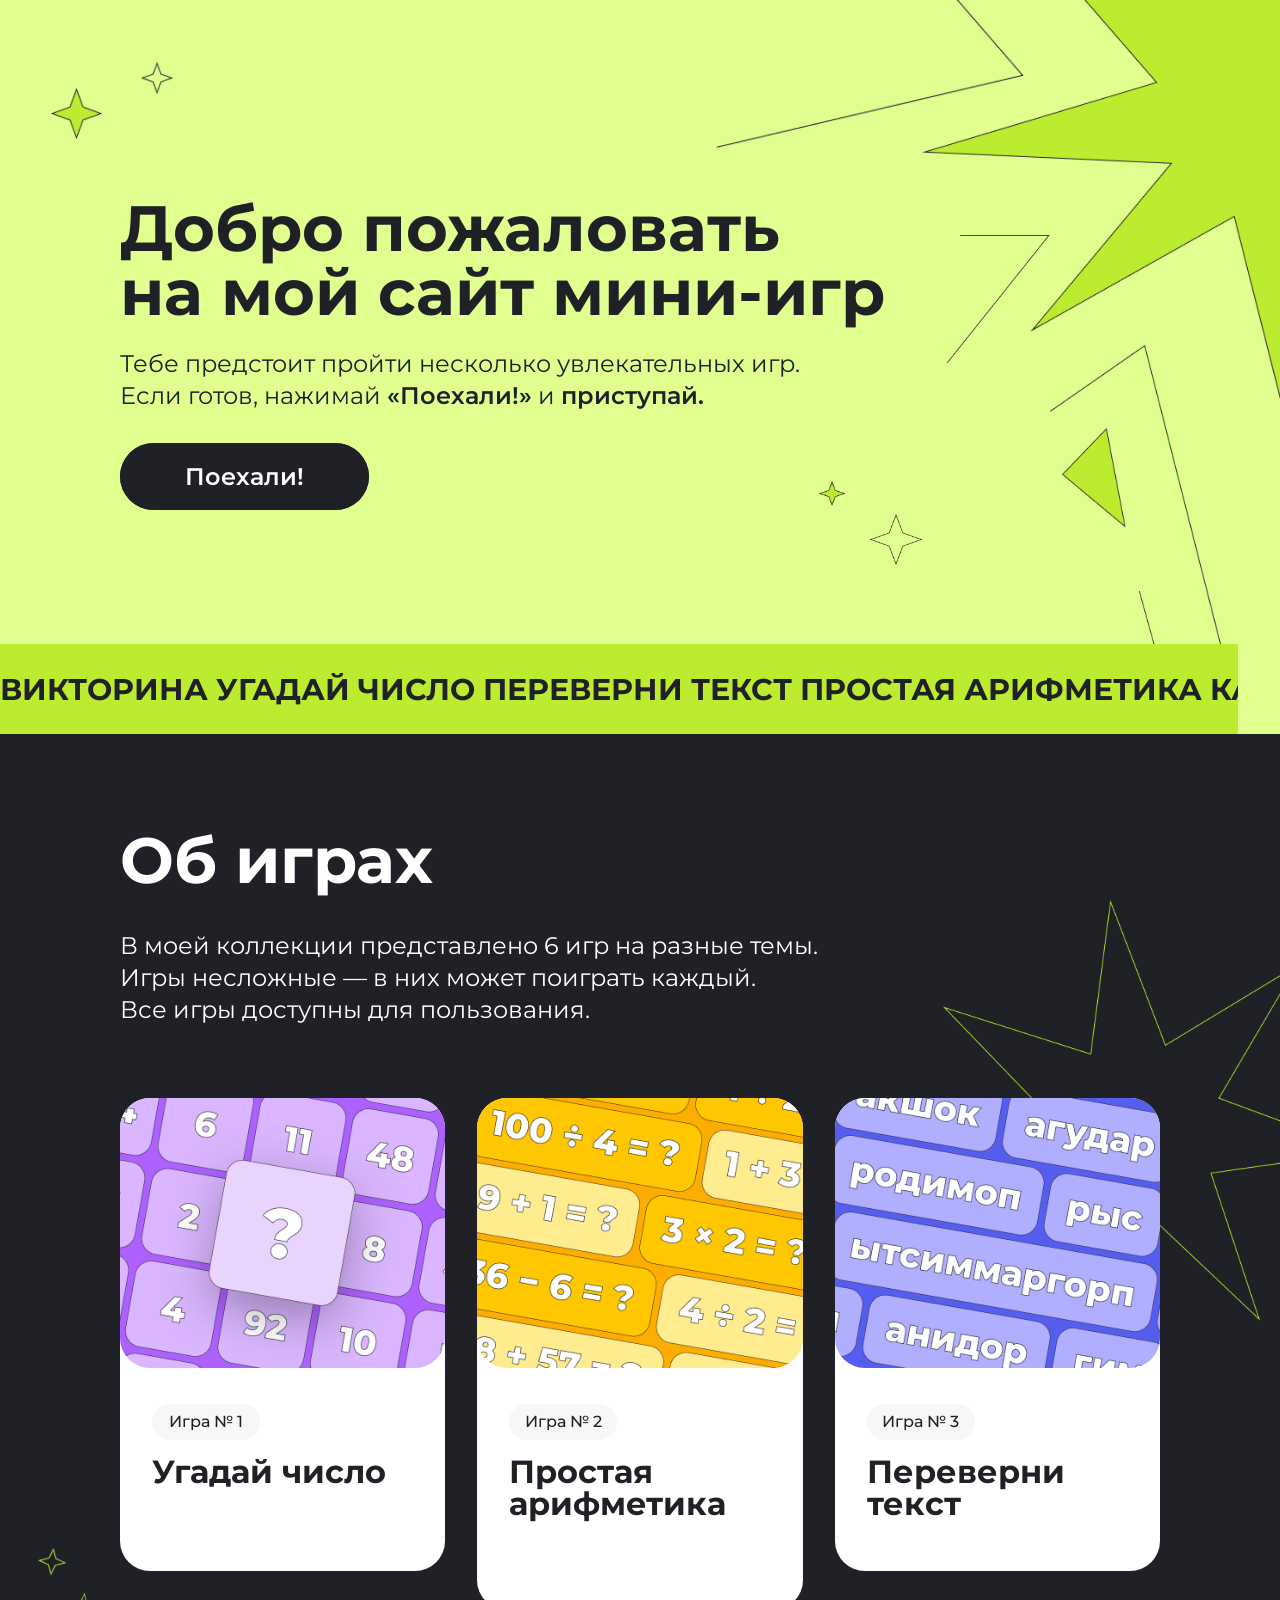
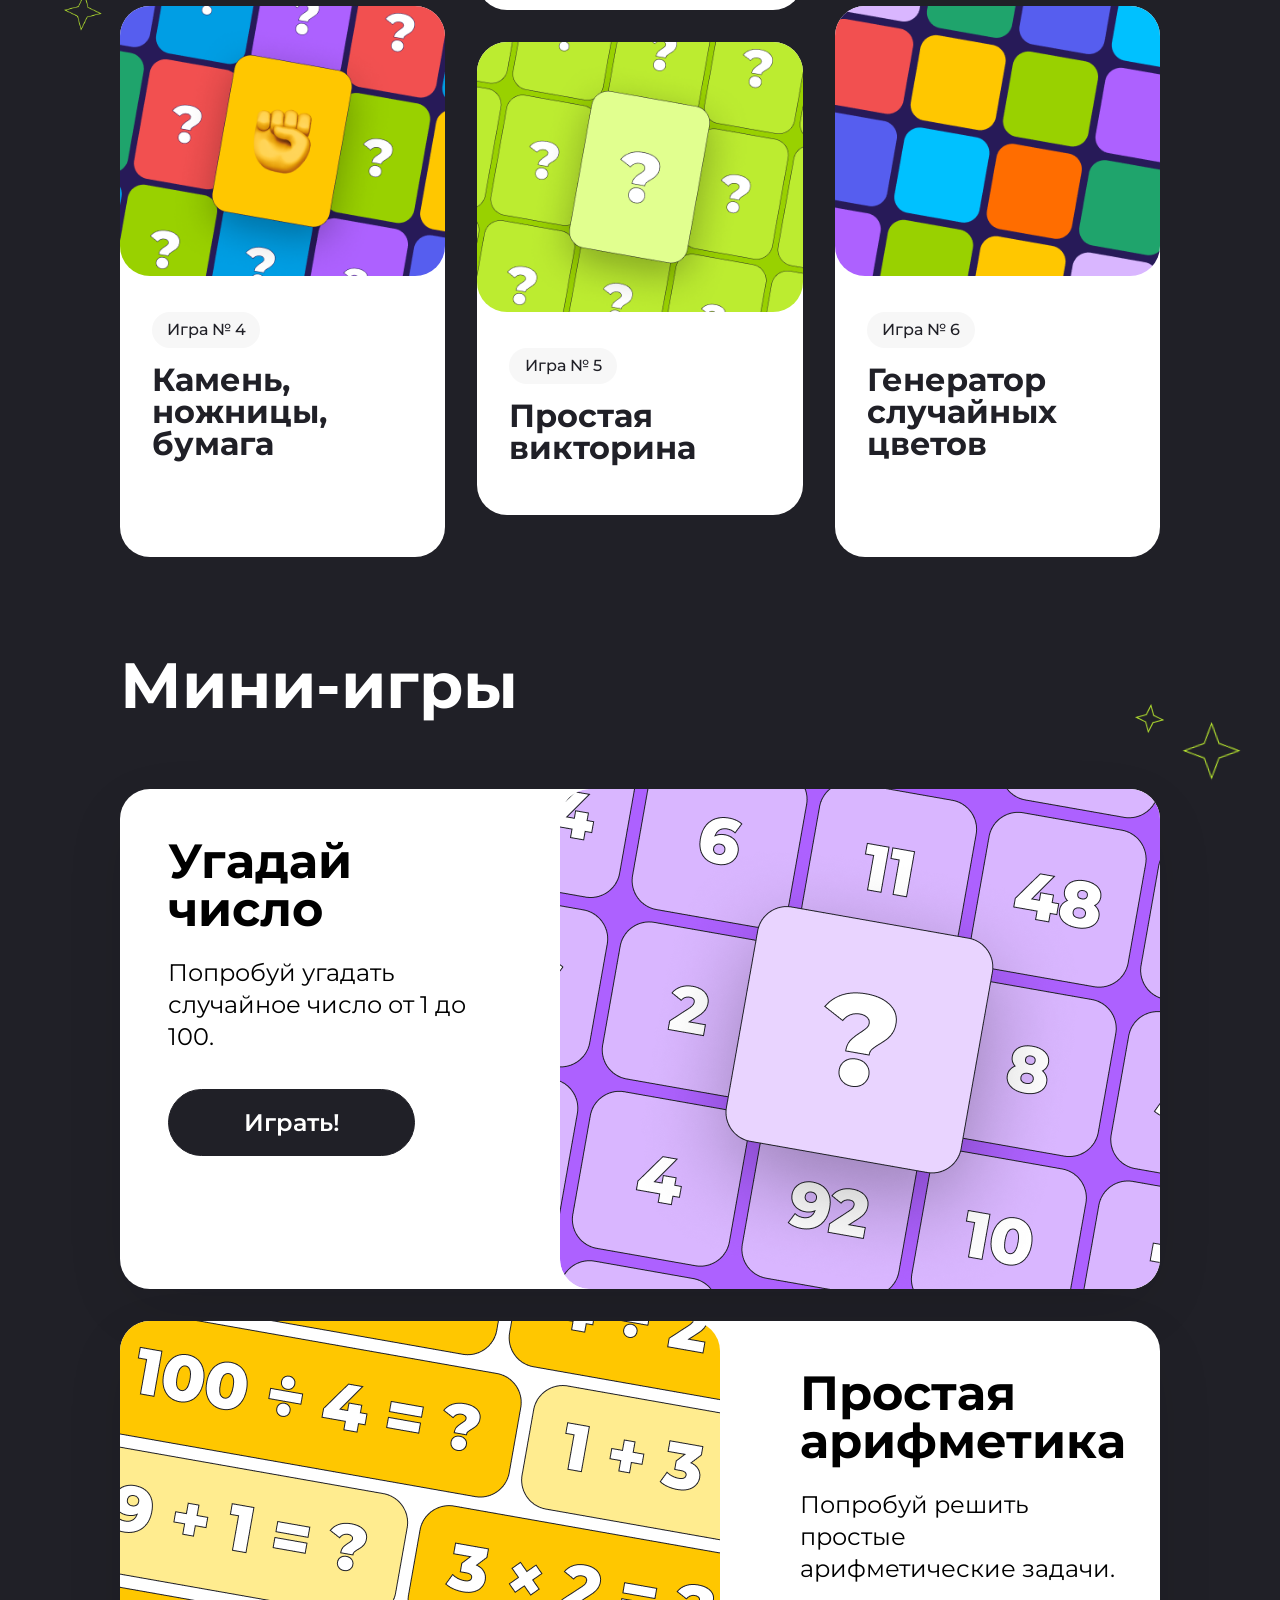
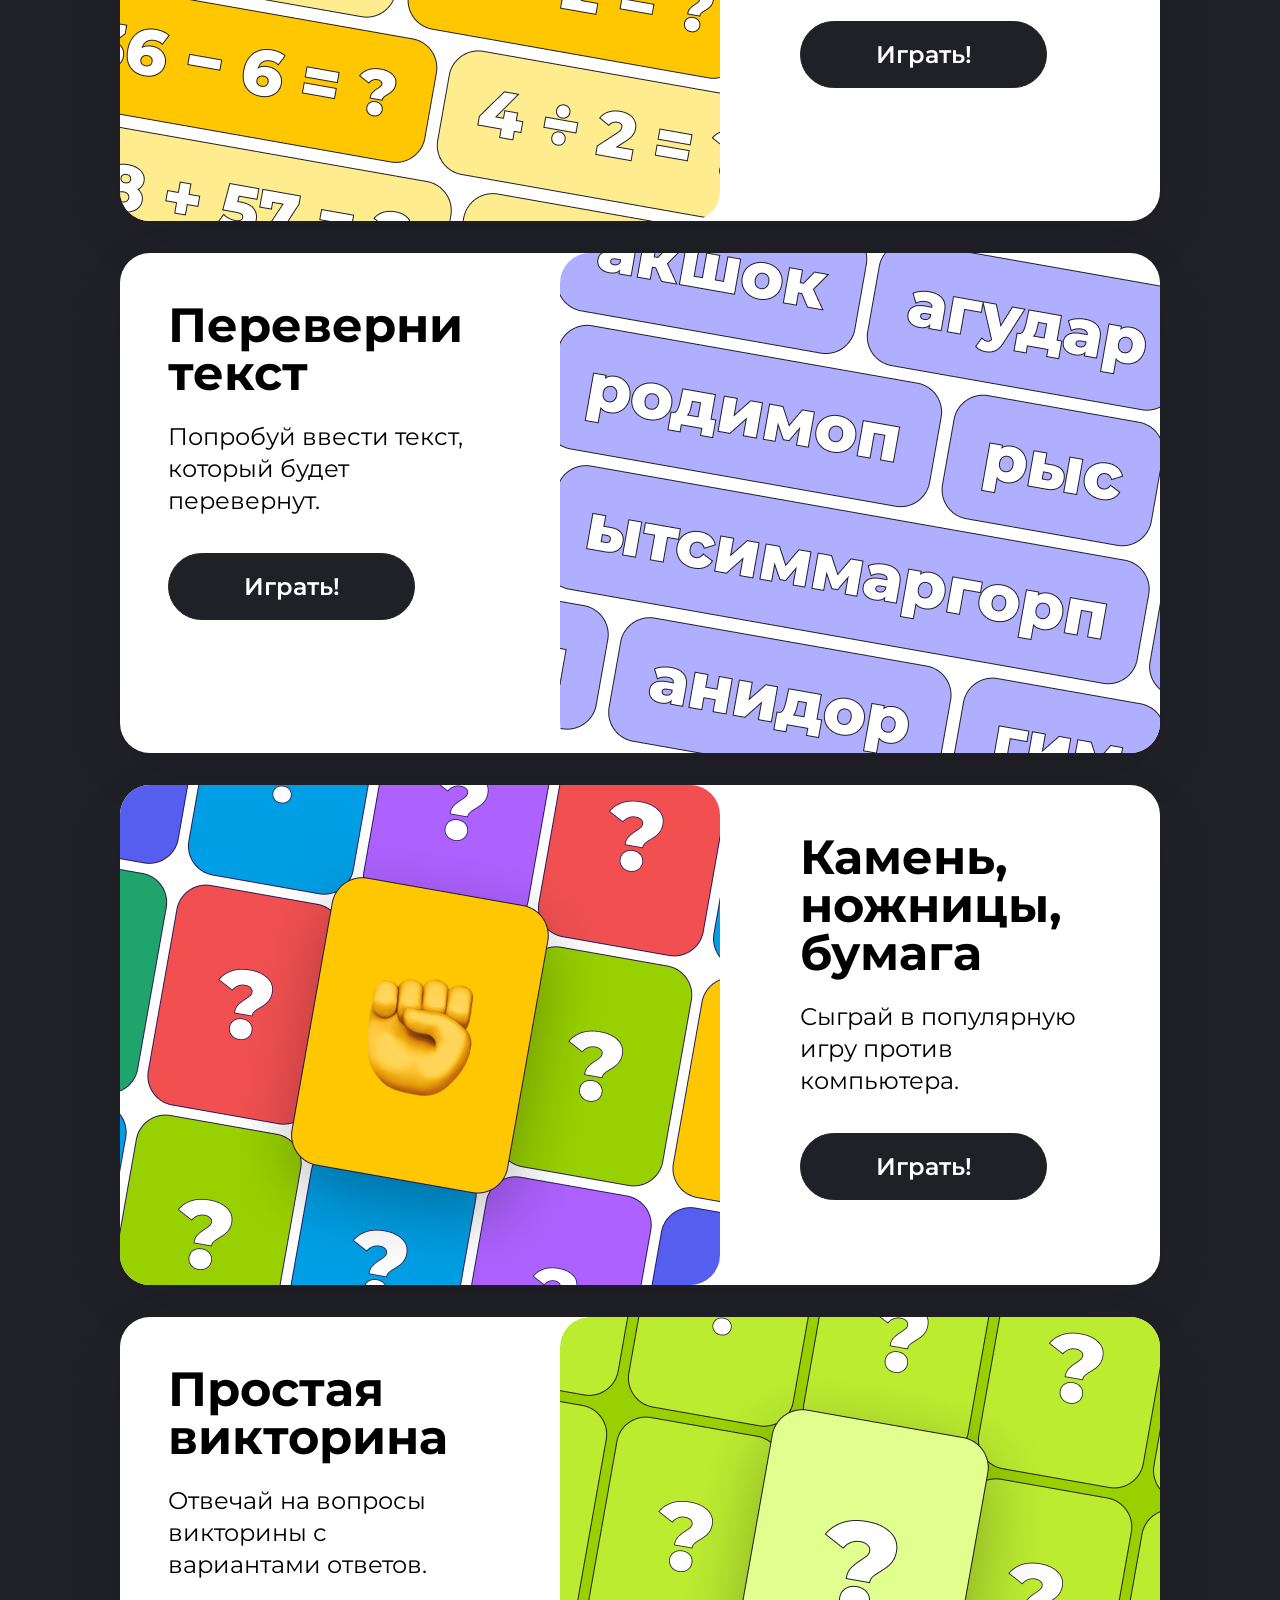
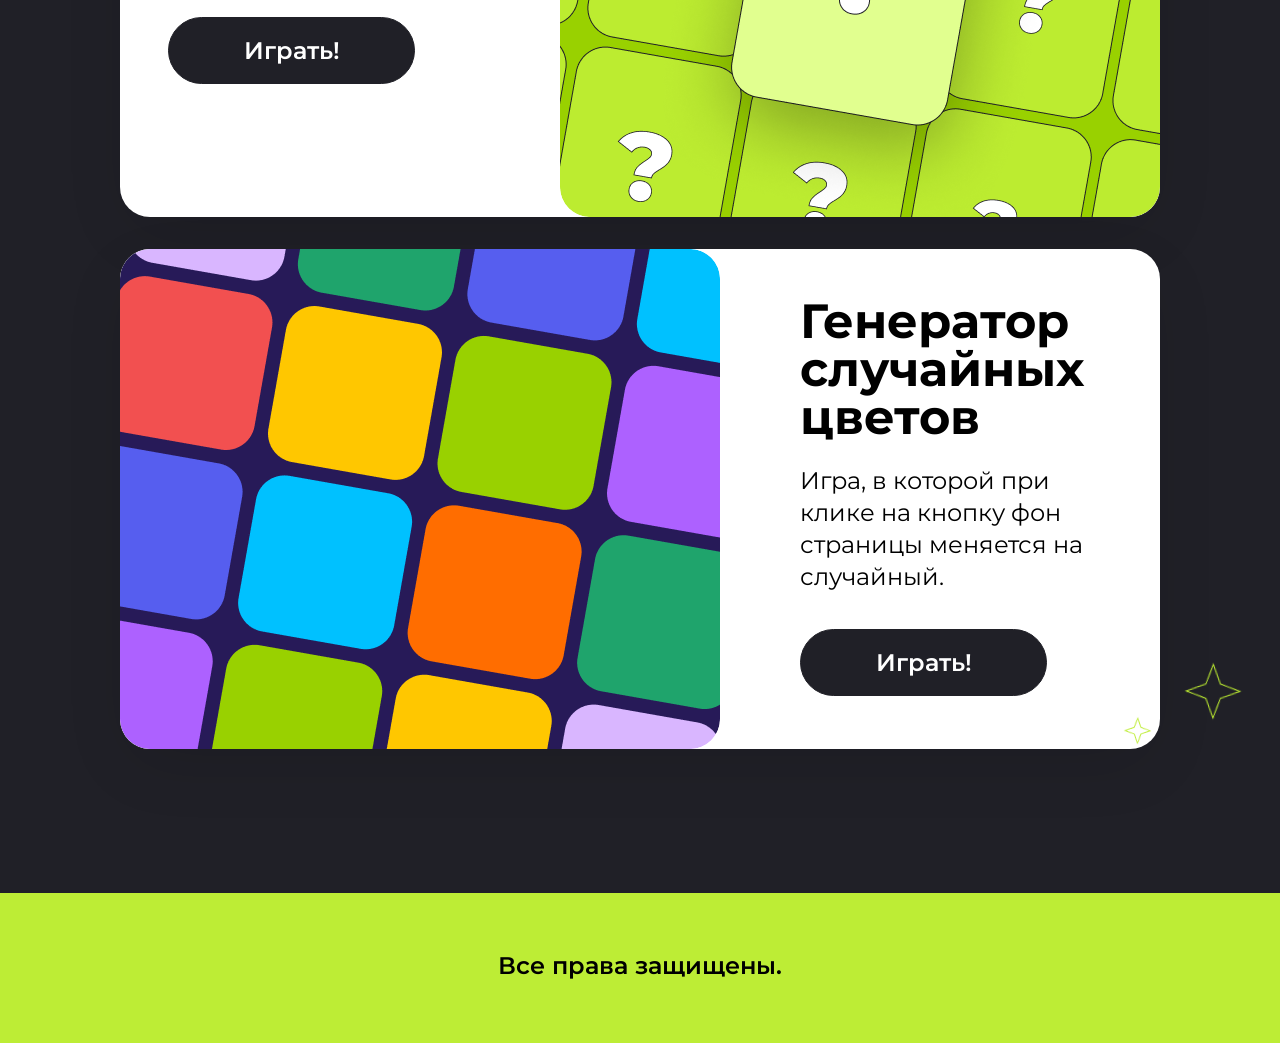
<file: index.html>
<!DOCTYPE html>
<html lang="en">

<head>
    <meta charset="UTF-8">
    <meta http-equiv="X-UA-Compatible" content="IE=edge">
    <meta name="viewport" content="width=device-width, initial-scale=1.0">
    <link href="https://fonts.googleapis.com/css2?family=Montserrat:ital,wght@0,100..900;1,100..900&amp;display=swap"
        rel="stylesheet">
    <link rel="stylesheet" href="style.css">
    <title>Homework1</title>
</head>

<body>
    <section class="top center">
        <img class="top__star" src="./img/звезда в углу.png" alt="звузда в верхнем правом углу">
        <img class="top__star--large-left" src="./img/большая звезда слева.png" alt="большая звезда слева">
        <img class="top__star--small-left" src="./img/маленькая звезда слева.png" alt="маленькая звезда слева">
        <img class="top__star--large-right" src="./img/большая звезда справа.png" alt="большая звезда справа">
        <img class="top__star--small-right" src="./img/маленькая звезда справа.png" alt="маленькая звезда справа">
        <img class="top__line--above" src="./img/линия над звездой.png" alt="линия над угловой звездой">
        <img class="top__line--side" src="./img/линия сбоку звезды.png" alt="линия сбоку угловой звезды">
        <img class="top__line--below" src="./img/линия под звездой.png" alt="линия под угловой звездой">
        <img class="top__line--under-triangle" src="./img/линия под треугольником.png" alt="линия под треугольником">
        <img class="top__triangle" src="./img/треугольник.png" alt="треугольник">


        <div class="top__content">
            <div class="top__wrapper">
                <div class="top__description">
                    <h1 class="top__title">Добро пожаловать на&nbsp;мой сайт мини-игр</h1>
                    <p class="top__subtitle">Тебе предстоит пройти несколько увлекательных игр. Если&nbsp;готов, нажимай
                        <span class="top__phrase--bold">«Поехали!»</span> и
                        <span class="top__phrase--bold">приступай.</span>
                    </p>
            
                        <div class="top__btn top__btn--desktop">
                            <a href="#about-games" class="btn">Поехали!</a>
                        </div>
                        <div class="top__btn top__btn--mobile">
                            <a href="#mini-games" class="btn">Поехали!</a>
                        </div>
                </div>
            </div>
        </div>
        <div class="ticker">
            <div class="ticker__inner">
                <p class="ticker__content">Викторина Угадай число Переверни текст Простая арифметика Камень, ножницы,
                    бумага Генератор случайных цветов</p>
            </div>
        </div>
    </section>
    <section class="box-game center">
        <img class="box-game__star--outline" src="./img/контур звезды.png" alt="контур звезды">
        <img class="box-game__star--outline-small" src="./img/контур маленькой звезды.png" alt="контур маленькой звезды">
        <img class="box-game__star--outline-large" src="./img/контур большой звезды.png" alt="контур большой звезды">
        <div class="box-game__wrapper">
            <h1 class="box-game__title" id="about-games">Об играх</h1>
            <p class="box-game__subtitle">В моей коллекции представлено 6 игр на разные темы. Игры&nbsp;несложные — в
                них может поиграть каждый.
                Все&nbsp;игры&nbsp;доступны для пользования.
            </p>

            <div class="box-game__grid">
                <a href="#game-1" class="box-game__card box-game__card_small">
                    <img class="box-game__img" src="./img/угадай число.png" alt="Угадай чисо">
                    <div class="box-game__bottom">
                        <div class="box-game__info">
                            <p class="box-game__number">Игра № 1</p>
                            <h3 class="box-game__name">Угадай число</h3>
                        </div>
                    </div>

                </a>

                <a href="#game-2" class="box-game__card">
                    <img class="box-game__img" src="./img/простая арифметика.png" alt="Простая арифметика">
                    <div class="box-game__bottom">
                        <div class="box-game__info">
                            <p class="box-game__number">Игра № 2</p>
                            <h3 class="box-game__name">Простая арифметика</h3>
                        </div>
                    </div>

                </a>

                <a href="#game-3" class="box-game__card box-game__card_small">
                    <img class="box-game__img" src="./img/переверни текст.png" alt="Переверни текст">
                    <div class="box-game__bottom">
                        <div class="box-game__info">
                            <p class="box-game__number">Игра № 3</p>
                            <h3 class="box-game__name">Переверни текст</h3>
                        </div>
                    </div>

                </a>

                <a href="#game-4" class="box-game__card box-game__card_big">
                    <img class="box-game__img" src="./img/Камень, ножницы, бумага.png" alt="Камень, ножницы, бумага">
                    <div class="box-game__bottom">
                        <div class="box-game__info">
                            <p class="box-game__number">Игра № 4</p>
                            <h3 class="box-game__name">Камень, ножницы, <br>бумага</h3>
                        </div>
                    </div>

                </a>

                <a href="#game-5" class="box-game__card box-game__card_small">
                    <img class="box-game__img" src="./img/простая викторина.png" alt="Простая викторина">
                    <div class="box-game__bottom">
                        <div class="box-game__info">
                            <p class="box-game__number">Игра № 5</p>
                            <h3 class="box-game__name">Простая викторина</h3>
                        </div>
                    </div>

                </a>

                <a href="#game-6" class="box-game__card box-game__card_big">
                    <img class="box-game__img" src="./img/генератор случайных цветов.png" alt="Генератор случайных цветов">
                    <div class="box-game__bottom">
                        <div class="box-game__info">
                            <p class="box-game__number">Игра № 6</p>
                            <h3 class="box-game__name">Генератор случайных цветов</h3>
                        </div>
                    </div>
                </a>
            </div>
        </div>

    </section>
    <section class="minigames center">
        <img class="minigames__star--outline-small" src="./img/контур маленькой звезды.png" alt="контур маленькой звезды">
        <img class="minigames__star--outline-large" src="./img/контур большой звезды.png" alt="контур большой звезды">
        <div class="minigames__list">
            <h1 class="minigames__title">Мини-игры</h1>
            <div class="minigames__wrapper">
                <div class="minigames__card" id="game-1">
                <div class="minigames__info">
                    <h2 class="minigames__name">Угадай число</h2>
                    <p class="minigames__desc">Попробуй угадать случайное число от 1 до 100.</p>
                    <a href="#" class="minigames__btn guess-start-btn" >Играть!</a>                    
                </div>
                <img class="minigames__img" src="./img/Угадай число большая.png" alt="Угадай число">
                </div>
                <div class="minigames__card" id="game-2">
                <img class="minigames__img" src="./img/простая арифметика большая.png" alt="Угадай число">
                <div class="minigames__info">
                    <h2 class="minigames__name">Простая арифметика</h2>
                    <p class="minigames__desc">Попробуй решить простые арифметические задачи.</p>
                    <a href="#" class="minigames__btn math-start-btn">Играть!</a>
                </div>
                </div>
                <div class="minigames__card" id="game-3">
                    <div class="minigames__info">
                        <h2 class="minigames__name">Переверни текст</h2>
                        <p class="minigames__desc">Попробуй ввести текст, который будет перевернут.</p>
                        <a href="#" class="minigames__btn reverse-start-btn">Играть!</a>
                    </div>
                    <img class="minigames__img" src="./img/переверни текст большая.png" alt="Угадай число">
                </div>
                <div class="minigames__card" id="game-4">
                    <img class="minigames__img" src="./img/камень ножницы большая.png" alt="Угадай число">
                    <div class="minigames__info">
                        <h2 class="minigames__name">Камень, ножницы, бумага</h2>
                        <p class="minigames__desc">Сыграй в популярную игру против компьютера.</p>
                        <a href="#" class="minigames__btn rps-start-btn" >Играть!</a>
                    </div>
                </div>
                <div class="minigames__card" id="game-5">
                    <div class="minigames__info">
                        <h2 class="minigames__name">Простая викторина</h2>
                        <p class="minigames__desc">Отвечай на вопросы викторины с вариантами ответов.</p>
                        <a href="#" class="minigames__btn quiz-start-btn">Играть!</a>
                    </div>
                    <img class="minigames__img" src="./img/простая викторина большая.png" alt="Угадай число">
                </div>
                <div class="minigames__card" id="game-6">
                    <img class="minigames__img" src="./img/генератор большая.png" alt="Угадай число">
                    <div class="minigames__info">
                        <h2 class="minigames__name">Генератор случайных цветов</h2>
                        <p class="minigames__desc">Игра, в которой при клике на кнопку фон страницы меняется на случайный.</p>
                        <a href="#" class="minigames__btn">Играть!</a>
                    </div>
                </div>
            </div>            
        </div>
        <img class="contur-smallstar-3" src="./img/контур маленькой звезды.png" alt="контур маленькой звезды">
        <img class="contur-bigstar-3" src="./img/контур большой звезды.png" alt="контур большой звезды">

    </section>
    <section class="mobile center">
        <h1 class="mobile__title" id="mini-games">Мини-игры</h1>
        <div class="mobile__minigames">
            <div class="mobile__box">
            <div class="mobile__card">
                <img class="mobile__img" src="./img/угадай число.png" alt="Угадай чисо">
                <div class="mobile__bottom">
                    <div class="mobile__wrapper">                        
                        <h3 class="mobile__name">Угадай число</h3>
                        <p class="mobile__desc">Попробуй угадать случайное число от 1 до 100.</p>
                        <a href="#" class="mobile__btn guess-start-btn">Играть!</a>
                    </div>
                </div>
            </div>
            <div class="mobile__card">
                <img class="mobile__img" src="./img/простая арифметика.png" alt="Простая арифметика">
                <div class="mobile__bottom">
                    <div class="mobile__wrapper">                        
                        <h3 class="mobile__name">Простая арифметика</h3>
                        <p class="mobile__desc">Попробуй решить простые арифметические задачи.</p>
                        <a href="#" class="mobile__btn math-start-btn">Играть!</a>
                    </div>
                </div>
            </div>
            <div class="mobile__card">
                <img class="mobile__img" src="./img/переверни текст.png" alt="Переверни текст">                
                <div class="mobile__bottom">
                    <div class="mobile__wrapper">                        
                        <h3 class="mobile__name">Переверни текст</h3>
                        <p class="mobile__desc">Попробуй ввести текст, который будет перевернут.</p>
                        <a href="#" class="mobile__btn reverse-start-btn">Играть!</a>
                    </div>
                </div>
            </div>
            <div class="mobile__card">
                <img class="mobile__img" src="./img/Камень, ножницы, бумага.png" alt="Камень, ножницы, бумага">
                <div class="mobile__bottom">
                    <div class="mobile__wrapper">                        
                        <h3 class="mobile__name">Камень, ножницы, <br>бумага</h3>
                        <p class="mobile__desc">Сыграй в популярную игру против компьютера.</p>
                        <a href="#" class="mobile__btn rps-start-btn">Играть!</a>
                    </div>
                </div>
            </div>
            <div class="mobile__card">
                <img class="mobile__img" src="./img/простая викторина.png" alt="Простая викторина">
                <div class="mobile__bottom">
                    <div class="mobile__wrapper">                        
                        <h3 class="mobile__name">Простая викторина</h3>                        
                        <p class="mobile__desc">Отвечай на вопросы викторины с вариантами ответов.</p>
                        <a href="#" class="mobile__btn quiz-start-btn">Играть!</a>
                    </div>                    
                </div>
            </div>
            <div class="mobile__card">
                <img class="mobile__img" src="./img/генератор случайных цветов.png" alt="Генератор случайных цветов">
                <div class="mobile__bottom">
                    <div class="mobile__wrapper">                                                
                        <h3 class="mobile__name">Генератор случайных цветов</h3>
                        <p class="mobile__desc">Игра, в которой при клике на кнопку фон страницы меняется на случайный.</p>
                        <a href="#" class="mobile__btn">Играть!</a>
                    </div>
                </div>
            </div>
            </div>
        </div>
    </section>
    <div id="quiz-modal" class="quiz-modal hidden">
  <div class="quiz-modal-overlay"></div>
  <div class="quiz-modal-content">
    <button type="button" class="quiz-close-btn" aria-label="Закрыть">&times;</button>
    <div id="quiz-container"></div>
  </div>
    </div>
    <footer class="footer center">
        <div class="footer__content">
            <p>Все права защищены.</p>
        </div>

    </footer>

    <script src="hw-6.js"></script>
    <script src="hw-7.js"></script>
    <script src="hw-8.js"></script>
</body>

</html>
</file>
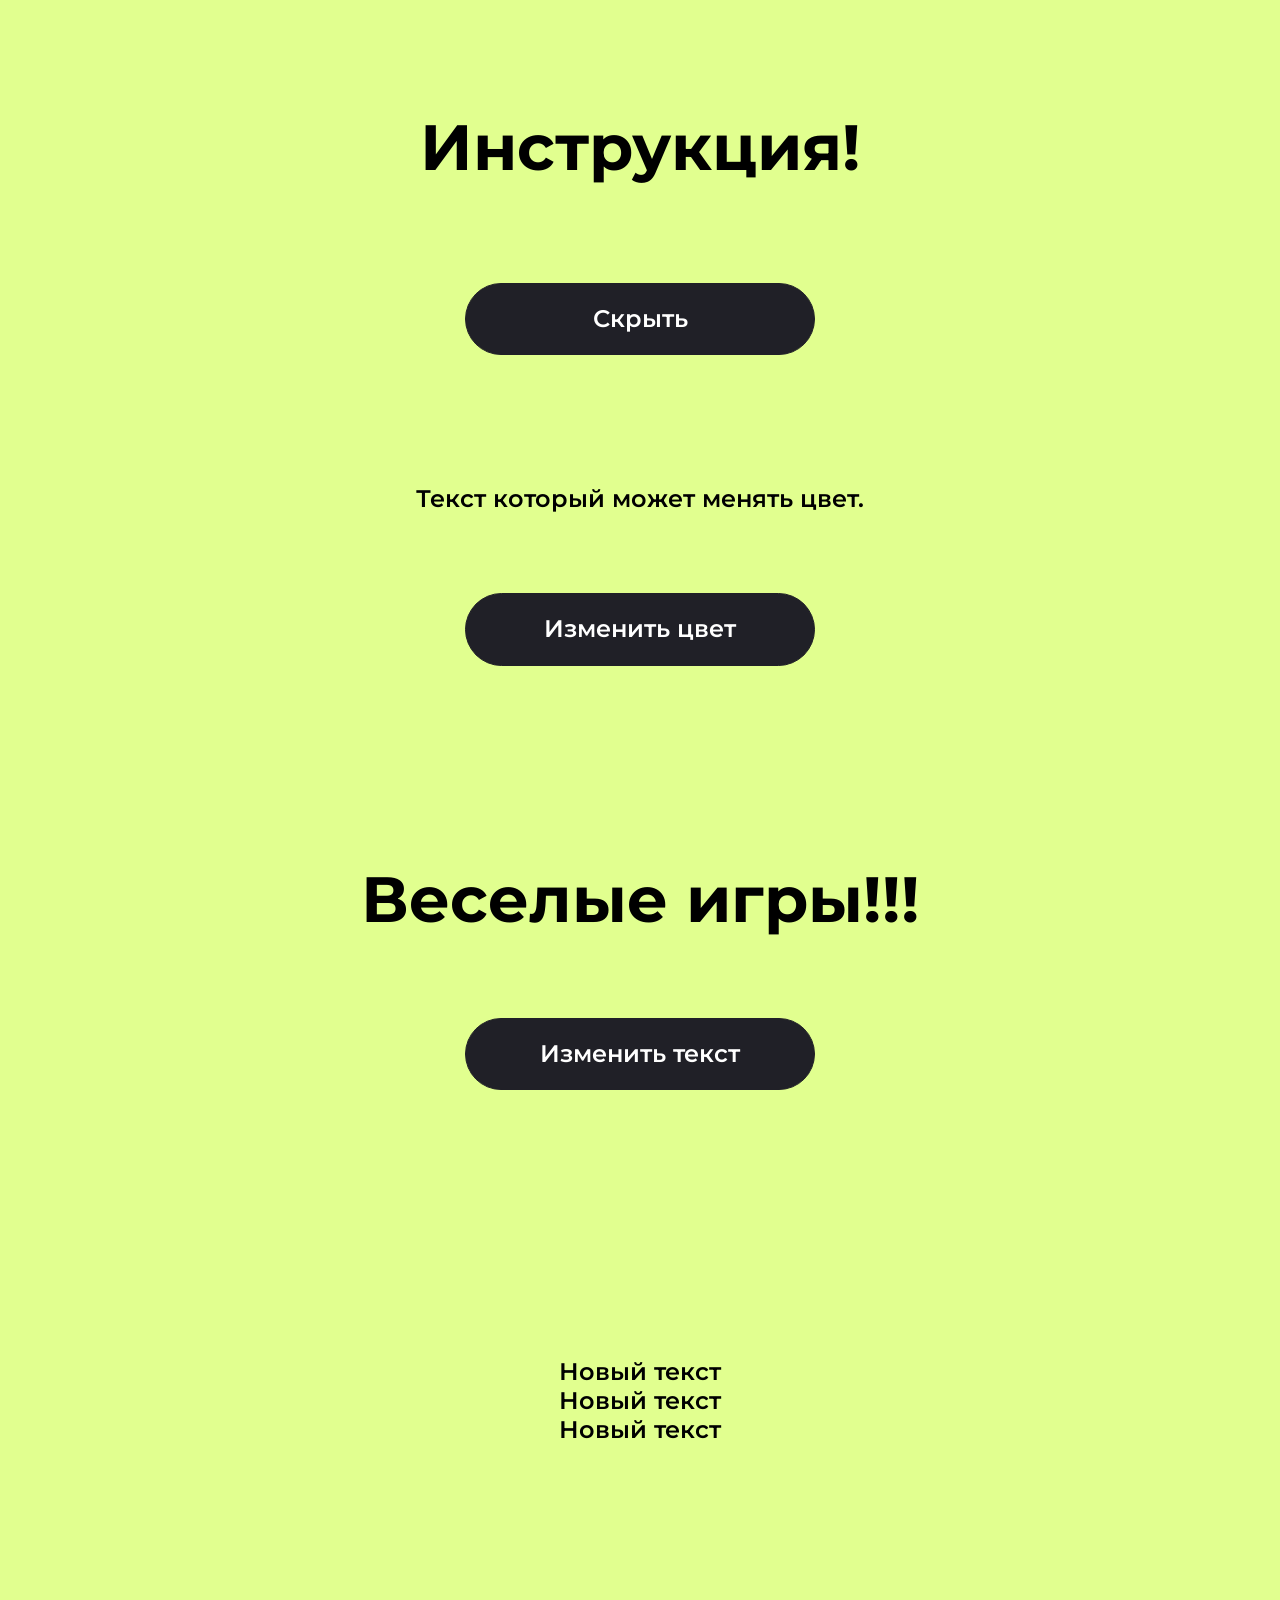
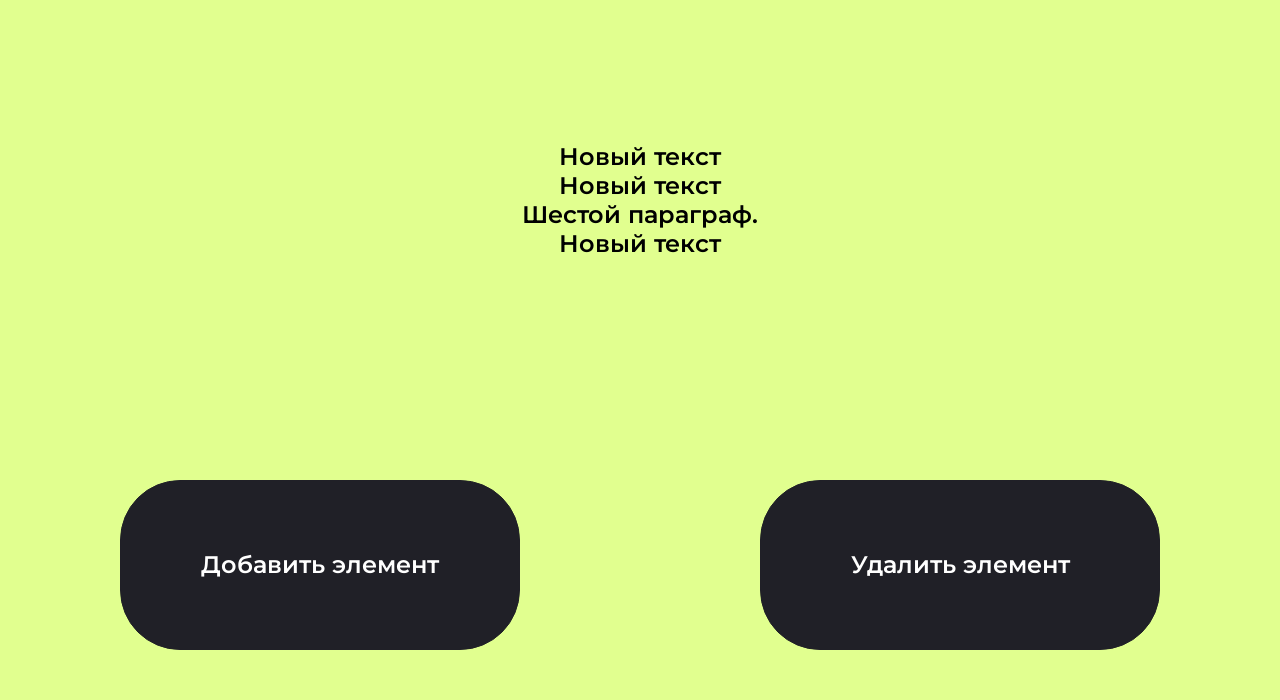
<file: page-2.html>
<!DOCTYPE html>
<html lang="en">

<head>
    <meta charset="UTF-8">
    <meta http-equiv="X-UA-Compatible" content="IE=edge">
    <meta name="viewport" content="width=device-width, initial-scale=1.0">
    <link href="https://fonts.googleapis.com/css2?family=Montserrat:ital,wght@0,100..900;1,100..900&amp;display=swap"
        rel="stylesheet">
    <link rel="stylesheet" href="style-page2.css">
    <title>Page2</title>
</head>

<body>
    <section class="decision">
        <h1 class="instruction">Инструкция!</h1>
        <button class="toggle-btn">Скрыть</button>
    </section>
    <section class="decision">
        <p class="text-paragraph">Текст который может менять цвет.</p>
        <button class="color-btn">Изменить цвет</button>
    </section>
    <section class="decision">
        <h1 class="dynamic-title">Веселые игры!!!</h1>
        <button class="change-text-btn">Изменить текст</button>
    </section>
    <section class="decision">
        <p class="description">Первый параграф.</p>
        <p class="description">Второй параграф.</p>
        <p class="description">Третий параграф.</p>
    </section class="decision">
    <section class="decision">
        <p class="description">Четвертый параграф.</p>
        <p class="description">Пятый параграф.</p>
        <p class="descript">Шестой параграф.</p>
        <p class="description">Седьмой параграф.</p>
    </section>        
    <section class="button-section">
        <button class="add-element-btn">Добавить элемент</button>
        <button class="remove-element-btn">Удалить элемент</button>
    </section>
    
    <script src="hw-9.js"></script>

</body>
</html>
</file>
<file: style.css>
* {
    margin: 0;
    padding: 0;
}

.center {
    padding-left: 120px;
    padding-right: 120px;
}

.top {
    width: 100%;
    height: auto;
    position: relative;
    background-image: url(./img/фон.png);
    background-size: cover;
    background-repeat: no-repeat;
    color: #202027;
    box-sizing: border-box;

}

.top__content {
    width: 769px;
    height: auto;
    padding-top: 196px;
    padding-right: 120px;
    padding-bottom: 156px;
}

.top__wrapper {
    width: 769px;
    height: 244px;
    opacity: 1;
    display: flex;
    flex-direction: column;
    gap: 24px;
    margin-bottom: 48px;
}

.top__description { 
    display: flex;
    flex-direction: column;       
    box-sizing: border-box;    
}       

.top__star {
    position: absolute;
    top: 0%;
    right: 0%;
    width: 28vw;
    height: auto;
}

.top__star--large-left {
    position: absolute;
    top: 12%;
    left: 4%;
    width: 4vw;
    height: auto;
}

.top__star--small-left {
    position: absolute;
    top: 8.5%;
    left: 11%;
    width: 2.5vw;
    height: auto;
}

.top__star--large-right {
    position: absolute;
    bottom: 23%;
    right: 28%;
    width: 4vw;
    height: auto;
}

.top__star--small-right {
    position: absolute;
    bottom: 31%;
    right: 34%;
    width: 2vw;
    height: auto;
}

.top__line--above {
    position: absolute;
    top: 0%;
    right: 20%;
    width: 24vw;
    height: auto;
}

.top__line--side {
    position: absolute;
    top: 32%;
    right: 18%;
    width: 8vw;
    height: auto;
}

.top__line--below {
    position: absolute;
    top: 47%;
    right: 4%;
    width: 14vw;
    height: auto;
}

.top__line--under-triangle {
    position: absolute;
    bottom: 7%;
    right: 9%;
    width: 2vw;
    height: auto;
}

.top__triangle {
    position: absolute;
    bottom: 28%;
    right: 12%;
    width: 5vw;
    height: auto;
}


.top__title {
    font-family: Montserrat;
    font-weight: 700;
    font-size: 64px;
    line-height: 100%;
    letter-spacing: 0px;
    vertical-align: middle;
    padding-bottom: 24px;

}

.top__subtitle {
    font-family: Montserrat;
    font-weight: 400;
    font-style: Regular;
    font-size: 24px;
    line-height: 32px;
    letter-spacing: 0px;
    vertical-align: middle;
    padding-bottom: 48px;
}

.top__phrase--bold {
    font-weight: 600;
}

.top__btn {
    display: inline-block;
}

.btn {
    width: 247px;

    background-color: #202027;
    color: #FFFFFF;
    gap: 10px;
    border-width: 1px;
    padding-top: 18px;
    padding-right: 64px;
    padding-bottom: 18px;
    padding-left: 64px;
    border-radius: 60px;
    border: 1px solid #202027;

    font-family: Montserrat;
    font-weight: 600;
    font-size: 24px;
    line-height: 142%;
    letter-spacing: 0%;
    text-align: center;
    text-decoration: none;
}

.btn:hover {
    background-color: #FFFFFF;
    color: #000;
}
.top__btn--mobile {
    display: none;
}

.ticker {
    position: relative;
    width: 119%;
    height: 90px;
    background-color: #BCEC30;
    overflow: hidden;
    /* скрывает всё, что выходит за границы */
    white-space: nowrap;
    /* текст не переносится на новую строку */
    display: flex;
    align-items: center;
    z-index: 2;
    margin-left: -120px;
}

.ticker__inner {
    display: inline-block;
    animation: ticker-loop 20s linear infinite;
    /* 20с — скорость прокрутки */
}

@keyframes ticker-loop {
    0% {
        transform: translateX(100%);
        /* старт справа за границей */
    }

    100% {
        transform: translateX(-100%);
        /* уходит влево за границу */
    }
}

.ticker__content {
    font-family: Montserrat;
    font-weight: 700;
    font-style: Bold;
    font-size: 30px;
    line-height: 110.00000000000001%;
    letter-spacing: 4%;
    vertical-align: middle;
    text-transform: uppercase;

}

.box-game__star--outline {
    position: absolute;
    top: 100%;
    right: 0%;
    width: 28vw;
    height: auto;
    z-index: 1;
}

.box-game__star--outline-small {
    position: absolute;
    top: 172%;
    left: 3%;
    width: 2.2vw;
    height: auto;
    z-index: 1;
}

.box-game__star--outline-large {
    position: absolute;
    top: 177%;
    left: 5%;
    width: 3vw;
    height: auto;
    z-index: 1
}

.box-game {
    width: 100%;
    height: auto;
    background-image: url(./img/фон\ об\ играх.png);
    padding-top: 94px;
    padding-bottom: 50px;
    box-sizing: border-box;
}

.box-game__wrapper {
    width: 100%;
    height: auto;

}

.box-game__title {
    width: 314px;
    height: 78px;
    font-family: Montserrat;
    font-weight: 700;
    font-size: 64px;
    line-height: 100%;
    letter-spacing: 0px;
    vertical-align: middle;
    color: #FFFFFF;
}

.box-game__subtitle {
    width: 788px;
    height: 96px;
    font-family: Montserrat;
    font-weight: 400;
    font-size: 24px;
    line-height: 32px;
    letter-spacing: 0px;
    vertical-align: middle;
    color: #FFFFFF;
    padding-top: 24px;
    padding-bottom: 72px;

}

.box-game__grid {
    width: 100%;
    height: auto;
    display: grid;
    grid-template-columns: repeat(3, 1fr);
    gap: 32px;
    box-sizing: border-box;
}

.box-game__card {
    width: 100%;
    height: 512px;
    opacity: 1;
    gap: 10px;
    padding-bottom: 0px;
    border-radius: 30px;
    background-color: #FFFFFF;
    text-decoration: none;
    z-index: 2;
}

.box-game__card:hover {
    transform: scale(1.05);
    /* увеличение на 5% */
    box-shadow: 0 12px 28px rgba(0, 0, 0, 0.18);
    /* тень чуть больше */
}
.box-game__card_small {
    height: 473px;
    padding-bottom: 0px;
}

.box-game__card_big {
    height: 551px;
    margin-top: -36px;
}
.box-game__img {
    width: 100%;
    height: auto;
    border-radius: 30px;
}

.box-game__bottom {
    margin-right: 32px;
    margin-left: 32px;
    margin-top: 32px;
    margin-bottom: 36px;
}

.box-game__number {
    width: 108px;
    height: 36px;
    background-color: #F7F7F7;
    border-radius: 52.58px;
    display: flex;
    align-items: center;
    justify-content: center;
    margin-bottom: 16px;
    color: #202027;
;
    font-family: Montserrat;
    font-weight: 500;
    font-size: 16px;
    line-height: 110.00000000000001%;
    letter-spacing: 0px;
    vertical-align: bottom;

}

.box-game__name {
    font-family: Montserrat;
    font-weight: 700;
    font-style: Bold;
    font-size: 32px;
    line-height: 100%;
    letter-spacing: 0px;
    vertical-align: middle;
    color: #202027;
}

.minigames__star--outline-small {
    position: absolute;
    top: 256%;
    right: 9%;
    width: 2.33vw;
    height: auto;
    z-index: 1;
}

.minigames__star--outline-large {
    position: absolute;
    top: 258%;
    right: 3%;
    width: 4.57vw;
    height: auto;
    z-index: 1;
    transform: rotate(-5.45deg)
}

.minigames {
    width: 100%;
    height: auto;
    background-image: url(./img/фон\ об\ играх.png);
    padding-top: 46px;
    box-sizing: border-box;
}

.minigames__list {
    display: flex;
    flex-direction: column;
    justify-content: space-between;
    gap: 32px;
    padding-bottom: 144px;
}

.minigames__title {
    font-family: Montserrat;
    font-weight: 700;
    font-style: Bold;
    font-size: 64px;
    line-height: 100%;
    letter-spacing: 0px;
    vertical-align: middle;
    color: #FFFFFF;
    padding-bottom: 40px;
}

.minigames__wrapper {
    width: 100%;
    display: flex;
    flex-direction: column;
    gap: 32px;
    box-sizing: border-box;
}
.minigames__card {
    width: 100%;
    height: 500px;
    gap: 32px;
    border-radius: 30px;
    opacity: 1;
    background-color: #FFFFFF;
    box-shadow: 0px 20px 67px -12px #00000021;
    display: flex;
}

.minigames__info {
    width: 100%;
    height: 500px;
    padding: 48px;
    gap: 10px;
    opacity: 1;
    display: flex;
    flex-direction: column;
    gap: 24px;
}

.minigames__name {
    font-family: Montserrat;
    font-weight: 700;
    font-style: Bold;
    font-size: 48px;
    line-height: 100%;
    letter-spacing: 0px;
    vertical-align: middle;
}

.minigames__desc {
    font-family: Montserrat;
    font-weight: 400;
    font-style: Regular;
    font-size: 24px;
    line-height: 32px;
    letter-spacing: 0px;
    vertical-align: middle;
    margin-bottom: 12px; 
}

.minigames__btn {
    max-width: 245.4px;
    background-color: #202027;
    color: #FFFFFF;
    gap: 10px;
    border-radius: 60px;
    padding-top: 15.5px;
    padding-bottom: 15.5px;
    border: 1px solid #202027;

    font-family: Montserrat;
    font-weight: 600;
    font-size: 24px;
    line-height: 142%;
    letter-spacing: 0%;
    text-align: center;
    text-decoration: none;
}

.minigames__btn:hover {
    background-color: #FFFFFF;
    color: #000;
}



.minigames__img {
    max-width: 600px;
    height: 500px;
    border-radius: 30px;

}

.contur-smallstar-3 {
    position: absolute;
    top: 613%;
    right: 10%;
    width: 2.2vw;
    height: auto;
    z-index: 1;
    transform: rotate(-5deg);
}

.contur-bigstar-3 {
    position: absolute;
    top: 607%;
    right: 3%;
    width: 4.45vw;
    height: auto;
    z-index: 1;
    transform: rotate(-5deg);
}

.hidden {
  display: none !important;
}

.quiz-modal {
  position: fixed;
  top: 0;
  left: 0;
  width: 100%;
  height: 100%;
  z-index: 9999;
}

.quiz-modal-overlay {
  position: absolute;
  top: 0;
  left: 0;
  width: 100%;
  height: 100%;
  background: rgba(0, 0, 0, 0.7);
  backdrop-filter: blur(4px);
}

.quiz-modal-content {
  position: absolute;
  top: 50%;
  left: 50%;
  transform: translate(-50%, -50%);
  width: 90%;
  max-width: 600px;
  max-height: 90vh;
  background: #fff;
  border-radius: 24px;
  padding: 24px;
  box-shadow: 0 20px 60px rgba(0,0,0,0.3);
  overflow-y: auto;
  font-family: Montserrat, sans-serif;
}

.quiz-close-btn {
  position: absolute;
  top: 16px;
  right: 16px;
  width: 36px;
  height: 36px;
  border: none;
  background: transparent;
  color: #202027;
  font-size: 28px;
  line-height: 1;
  cursor: pointer;
  z-index: 10;
}

.quiz-close-btn:hover {
  color: #BCEC30;
}

.footer {
    width: 100%;
    height: 150px;
    background-color: #BDED35;
    display: flex;
    justify-content: center;
    align-items: center;
    box-sizing: border-box;

}

.footer__content {
    width: 285px;
    height: 29px;
    font-family: Montserrat;
    font-weight: 600;
    font-style: SemiBold;
    font-size: 24px;
    line-height: 100%;
    letter-spacing: 0px;
    text-align: center;
    vertical-align: middle;
}
.mobile {
    display: none;
}

@media (max-width: 426px) {

    .center {
        padding-left: 16px;
        padding-right: 16px;
    }
    
    .top__star {
        width: 35vw;
        }
    .top__star--large-left {
        top: 12%;
        left: 14%;
        width: 9.1vw;
    }
    .top__star--small-left {
        top: 7%;
        left: 27%;
        width: 5.5vw;
    }

    .top__star--large-right {
        bottom: 12%;
        right: 11%;
        width: 10.2vw;
    }
    .top__star--small-right {
        bottom: 19%;
        right: 23%;
        width: 4.68vw
    }
    
    .top__content{
        width: 100%;
        height: auto;
        padding-top: 147px; 
        padding-bottom: 131px;
        padding-left: 0px;
        padding-right: 0px; 
        box-sizing: border-box;     
    }

    .ticker {
        width: 108%;
        height: 51px;
        margin-left: -15px;        
    }
    .ticker__content {
        font-size: 16px;
    }
    
    .top__line--above {
        display: none;    
    }

    .top__line--side {
        display: none;    
    }

    .top__line--below {
        display: none;
    }

    .top__line--under-triangle {
        display: none;    
    }

    .top__triangle {
        display: none;    
    }

    .top__wrapper {
        width: 100%;
        height: auto;
    }

    .top__description { 
        display: flex;
        flex-direction: column;       
        box-sizing: border-box;
        margin-left: 40px;
        margin-right: 40px;
    }
    .top__title {        
        font-size: 40px;        
        text-align: center;
        line-height: 100%;
        padding-bottom: 24px;        
    }

    .top__subtitle {        
        font-size: 16px;        
        text-align: center;
        line-height: 100%;
        padding-bottom: 36px;        
    }

    .top__btn--desktop {
        display: none;
    }

    .top__btn--mobile {
        display: flex;
        justify-content: center;         
    }

    .box-game {
        display: none;
    }
    .btn {
        width: 75px;
        height: 23px;
        font-size: 16px;
        padding-left: 102px;
        padding-right: 105px;
        padding-top: 15px;
        padding-bottom: 15px;
        margin-left: 25px;
    }
    .game__btn {
        width: 75%;
        font-size: 16px
    }

    .minigames {
        display: none;
    }

    .mobile {
        width: 100%;
        height: auto;
        padding-top: 48px;
        padding-bottom: 10px;
        box-sizing: border-box;
        background-color: rgba(32, 32, 39, 1);
        display: flex; 
        flex-direction: column;       
    }

    .mobile__title {
        font-family: Montserrat;
        font-weight: 700;
        font-style: Bold;
        font-size: 40px;
        line-height: 100%;
        letter-spacing: 0px;
        vertical-align: middle;
        color: #FFFFFF;
        padding-bottom: 40px;
    }
    .mobile__minigames {

    }
    .mobile__box {
        width: 100%;
        height: auto;
        border-radius: 30px;
        display: flex;
        background-color: rgba(32, 32, 39, 1);
        flex-direction: column;
        align-items: center;
        gap: 24px; 
    }
    .mobile__card {
        width: 100%;
        height: auto;
        opacity: 1;
        gap: 10px;
        padding-bottom: 36px;
        border-radius: 30px;
        background-color: #FFFFFF;
        text-decoration: none;
        z-index: 2;
    }
    .mobile__img {
        width: 100%;
        max-height: 284.93px;
        height: auto;
        border-radius: 30px;
    }
    .mobile__bottom {
        max-height: 266.7px;
        width: 100%;
        background-color: white;
        border-radius: 30px;
        
        display: flex;
        flex-direction: column;
        align-items: center;
        }

    .mobile__wrapper {
        max-width: 284.93px;
        display: flex;
        flex-direction: column;
        gap: 16px;
        align-items: flex-start;
        padding-top: 29px;
    }
    .mobile__name {
        font-family: Montserrat;
        font-weight: 700;
        font-size: 32px;
        line-height: 100%;
        letter-spacing: 0px;
        vertical-align: middle;
        color: #202027;
    }

    .mobile__desc {
        font-family: Montserrat;
        font-weight: 400;
        letter-spacing: 0px;
        vertical-align: middle;
        font-size: 16px;
        line-height: 100%;
        padding-bottom: 16px;
    }

    .mobile__btn {
        width: 227px;
        background-color: #202027;
        color: #FFFFFF;
        gap: 10px;
        border-radius: 60px;
        padding-top: 10px;
        padding-right: 28px;
        padding-bottom: 10px;
        padding-left: 28px;
        border: 1px solid #202027;

        font-family: Montserrat;
        font-weight: 600;
        font-size: 16px;
        line-height: 142%;
        letter-spacing: 0%;
        text-align: center;
        text-decoration: none;
    }
    .mobile__btn:hover {
        background-color: #FFFFFF;
        color: #000;
    }
    .minigames__title { 
    font-size: 40px;
    }

    .box-game__grid {
        display: flex;
        flex-direction: column;
        gap: 24px;
    }

    .box-game__card:hover {
        transform: none;
        box-shadow: none;    
    }

    .box-game__bottom {
        display: flex;
        justify-content: center;
        flex-wrap: nowrap;
        flex-direction: column;
        margin-right: 29px;
        margin-left: 29px;
        margin-top: 29px;
        margin-bottom: 32px;
    }

    .box-game__info {
        box-sizing: border-box;
        display: flex;
        flex-direction: column;
        align-items: center;
    }

    .box-game__name {
        font-size: 32px;
        line-height: 100%;
        padding-bottom: 16px;
    }

    .game__desc {       
    font-size: 16px;
    line-height: 100%;
    padding-bottom: 32px;
    }


    .footer {
        height: 100px;        
    }

    .footer__content {
        font-size: 16px;
    }
}
</file>
<file: style-page2.css>
*{
    margin: 0;
    padding: 0; 
}

.decision {
    width: auto;
    height: 400px;
    display: flex;
    flex-direction: column;
    justify-content: center;
    align-items: center;
    background-image: url(./img/фон.png);
    background-size: cover;
    background-repeat: no-repeat;
    position: relative;
}

.instruction {    
    padding-top: 120px;
    font-family: Montserrat;
    font-weight: 700;
    font-size: 64px;
    line-height: 100%;
    letter-spacing: 0px;
    vertical-align: middle;
    padding-bottom: 24px;
    text-align: center;
}

.text-paragraph {
    font-family: Montserrat;
    font-weight: 600;
    font-size: 24px;
    text-align: center;
}

.dynamic-title {
    font-family: Montserrat;
    font-weight: 700;
    font-size: 64px;   
    text-align: center;
}

.description{
    font-family: Montserrat;
    font-weight: 600;
    font-size: 24px;
    text-align: center;
}

.descript {
    font-family: Montserrat;
    font-weight: 600;
    font-size: 24px;
    text-align: center;
}
.toggle-btn {
    margin-top: 80px;
    margin-bottom: 50px;
    width: 350px;

    background-color: #202027;
    color: #FFFFFF;
    gap: 10px;
    border-width: 1px;
    padding-top: 18px;
    padding-right: 64px;
    padding-bottom: 18px;
    padding-left: 64px;
    border-radius: 60px;
    border: 1px solid #202027;

    font-family: Montserrat;
    font-weight: 600;
    font-size: 24px;
    line-height: 142%;
    letter-spacing: 0%;
    text-align: center;
    text-decoration: none;
}

.color-btn {
    margin-top: 80px;
    margin-bottom: 50px;
    width: 350px;

    background-color: #202027;
    color: #FFFFFF;
    gap: 10px;
    border-width: 1px;
    padding-top: 18px;
    padding-right: 64px;
    padding-bottom: 18px;
    padding-left: 64px;
    border-radius: 60px;
    border: 1px solid #202027;

    font-family: Montserrat;
    font-weight: 600;
    font-size: 24px;
    line-height: 142%;
    letter-spacing: 0%;
    text-align: center;
    text-decoration: none;
}

.change-text-btn {
    margin-top: 80px;
    margin-bottom: 50px;
    width: 350px;

    background-color: #202027;
    color: #FFFFFF;
    gap: 10px;
    border-width: 1px;
    padding-top: 18px;
    padding-right: 64px;
    padding-bottom: 18px;
    padding-left: 64px;
    border-radius: 60px;
    border: 1px solid #202027;

    font-family: Montserrat;
    font-weight: 600;
    font-size: 24px;
    line-height: 142%;
    letter-spacing: 0%;
    text-align: center;
    text-decoration: none;
}

.add-element-btn {
    margin-top: 80px;
    margin-bottom: 50px;
    width: 400px;

    background-color: #202027;
    color: #FFFFFF;
    gap: 10px;
    border-width: 1px;
    padding-top: 18px;
    padding-right: 64px;
    padding-bottom: 18px;
    padding-left: 64px;
    border-radius: 60px;
    border: 1px solid #202027;

    font-family: Montserrat;
    font-weight: 600;
    font-size: 24px;
    line-height: 142%;
    letter-spacing: 0%;
    text-align: center;
    text-decoration: none;
}

.remove-element-btn {
    margin-top: 80px;
    margin-bottom: 50px;
    width: 400px;

    background-color: #202027;
    color: #FFFFFF;
    gap: 10px;
    border-width: 1px;
    padding-top: 18px;
    padding-right: 64px;
    padding-bottom: 18px;
    padding-left: 64px;
    border-radius: 60px;
    border: 1px solid #202027;

    font-family: Montserrat;
    font-weight: 600;
    font-size: 24px;
    line-height: 142%;
    letter-spacing: 0%;
    text-align: center;
    text-decoration: none;
}

.button-section {
    width: auto;
    height: 300px;
    display: flex;
    flex-direction: row;
    justify-content: space-around;
    background-image: url(./img/фон.png);
    background-size: cover;
    background-repeat: no-repeat;
    position: relative;
}
</file>
